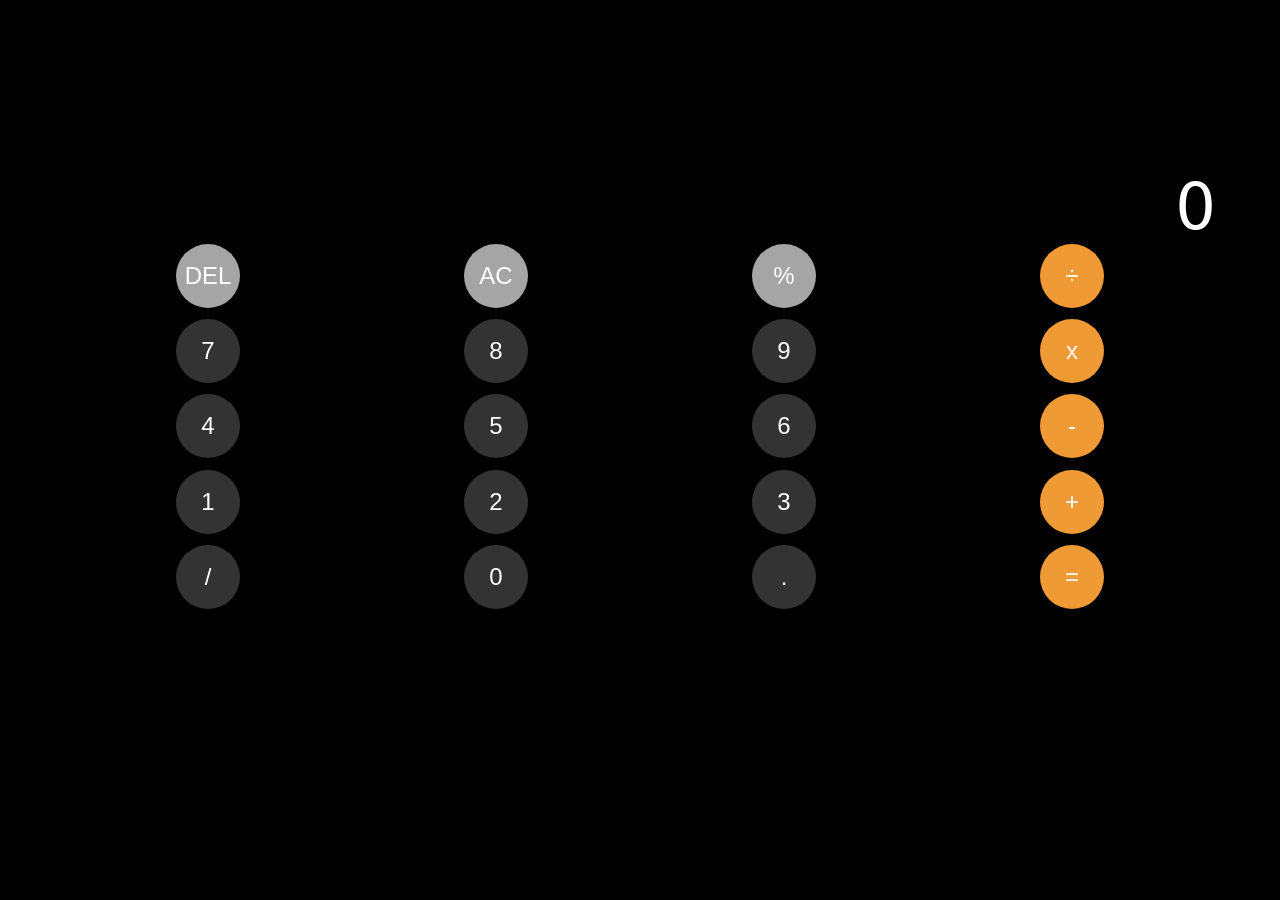
<file: calculator/index.html>
<!DOCTYPE html>
<html lang="en">
<head>
  <meta charset="UTF-8">
  <meta name="viewport" content="width=device-width, initial-scale=1.0">
  <title>Document</title>
  <link rel="stylesheet" href="style.css">
</head>
<body>
  <div class="calculator">
    <div class="result">0</div>
    <div class="btns">
      <button class="modifier-btn js-btn" data-action="delete">DEL</button>
      <button class="modifier-btn js-btn" data-action="clear">AC</button>
      <button class="modifier-btn js-btn" data-action="percent">%</button>
      <button class="function-btn js-btn" data-action="divide">÷</button>
      <button class="number-btn js-btn" data-value="7">7</button>
      <button class="number-btn js-btn" data-value="8">8</button>
      <button class="number-btn js-btn" data-value="9">9</button>
      <button class="function-btn js-btn" data-action="multiply">x</button>
      <button class="number-btn js-btn" data-value="4">4</button>
      <button class="number-btn js-btn" data-value="5">5</button>
      <button class="number-btn js-btn" data-value="6">6</button>
      <button class="function-btn js-btn" data-action="subtract">-</button>
      <button class="number-btn js-btn" data-value="1">1</button>
      <button class="number-btn js-btn" data-value="2">2</button>
      <button class="number-btn js-btn" data-value="3">3</button>
      <button class="function-btn js-btn" data-action="add">+</button>
      <button class="number-btn js-btn" data-action="/">/</button>
      <button class="number-btn js-btn" data-value="0">0</button>
      <button class="number-btn js-btn" data-value=".">.</button>
      <button class="function-btn js-btn" data-action="equals">=</button>

    </div>
  </div>

  <script src="script.js"></script>
</body>
</html>
</file>
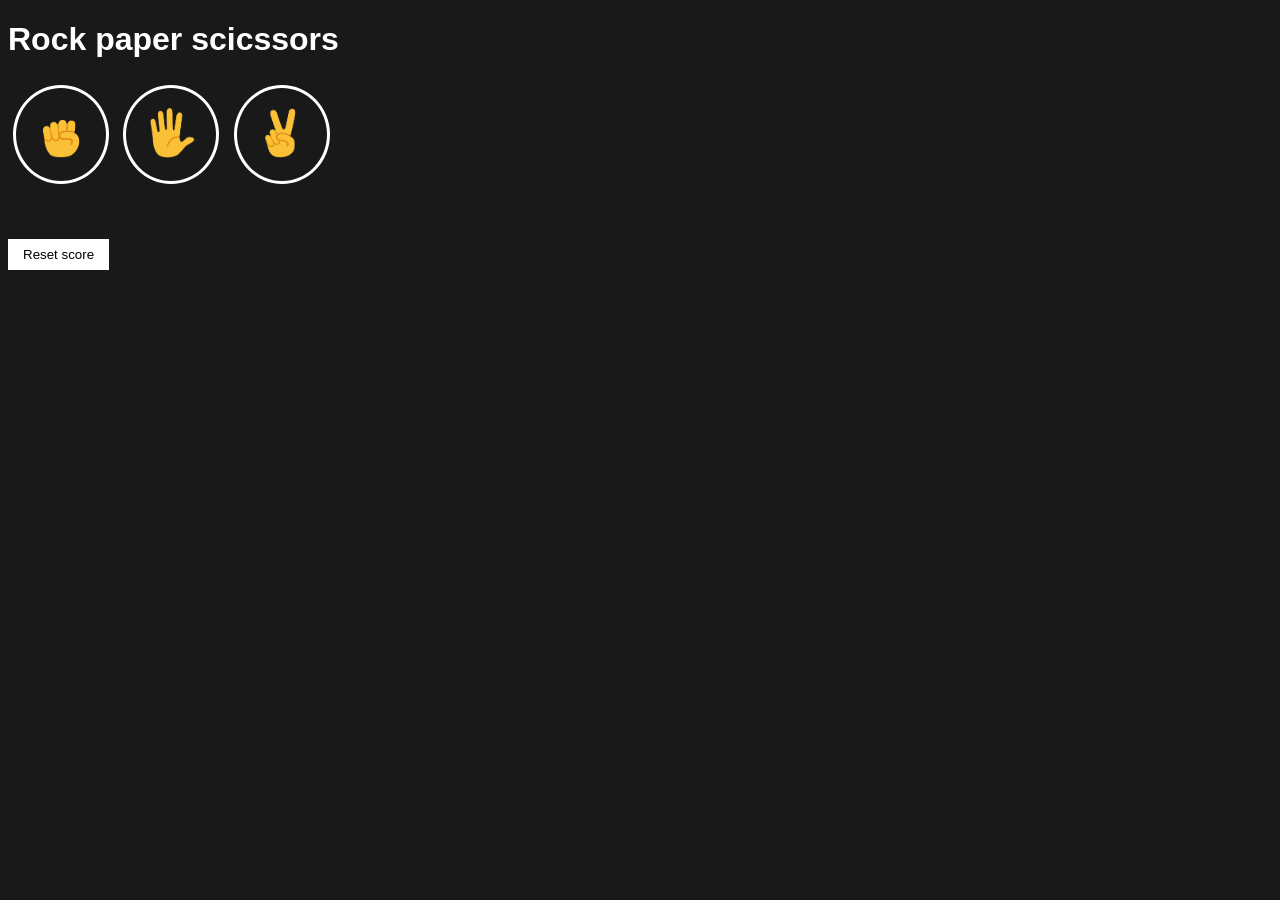
<file: rock-paper-scissors-game/index.html>
<!DOCTYPE html>
<html lang="en">
<head>
  <meta charset="UTF-8">
  <meta name="viewport" content="width=device-width, initial-scale=1.0">
  <title>Rock-paper-scissors</title>
  <link rel="stylesheet" href="style.css">
</head>
<body>
  <h1 class="title"> Rock paper scicssors</h1>
  <button onclick="playGame ('rock');" class="move-button">
    <img src="images/rock-emoji.png">
  </button>

  <button onclick="playGame ('paper');" class="move-button">
    <img src="images/paper-emoji.png">
  </button>

  <button onclick=" playGame ('scissors');" class="move-button">
    <img src="images/scissors-emoji.png">
  </button>

  <p class="js-moves"> 
    
  </p>

  <p class="js-result result"></p>

  <p class="js-score score"></p>

  <button onclick="
  score.Wins = 0;
  score.Losses = 0;
  score.Ties = 0;
  localStorage.removeItem('score');
  updateScoreElement ();
  " class="reset-score-button">Reset score</button>


  <script src="script.js"></script>
</body>
</html>
</file>
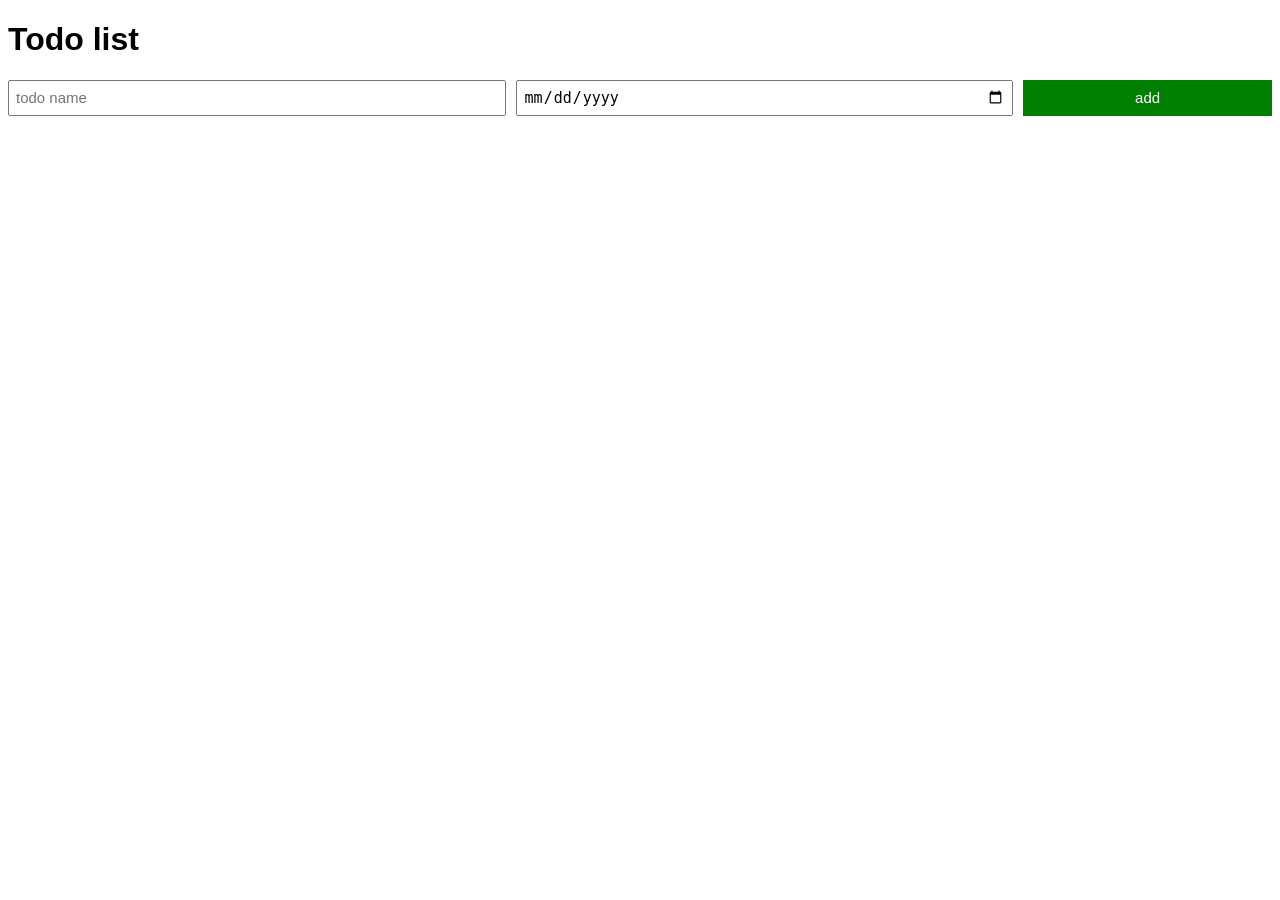
<file: to-do-list/index.html>
<!DOCTYPE html>
<html lang="en">
<head>
  <meta charset="UTF-8">
  <meta name="viewport" content="width=device-width, initial-scale=1.0">
  <title>to do list</title>
  <link rel="stylesheet" href="style.css">
</head>
<body>
  <h1>Todo list</h1>
  <div class="todo-input-grid">
    <input class="js-name-input name-input" placeholder="todo name">
    <input type="date" class="js-due-date-input due-date-input">
    <button class="add-todo-button" onclick="
    addTodo(); ">add</button>
  </div>

  <div class='js-todo-list todo-row'></div>

  <script src="script.js"></script>
</body>
</html>
</file>
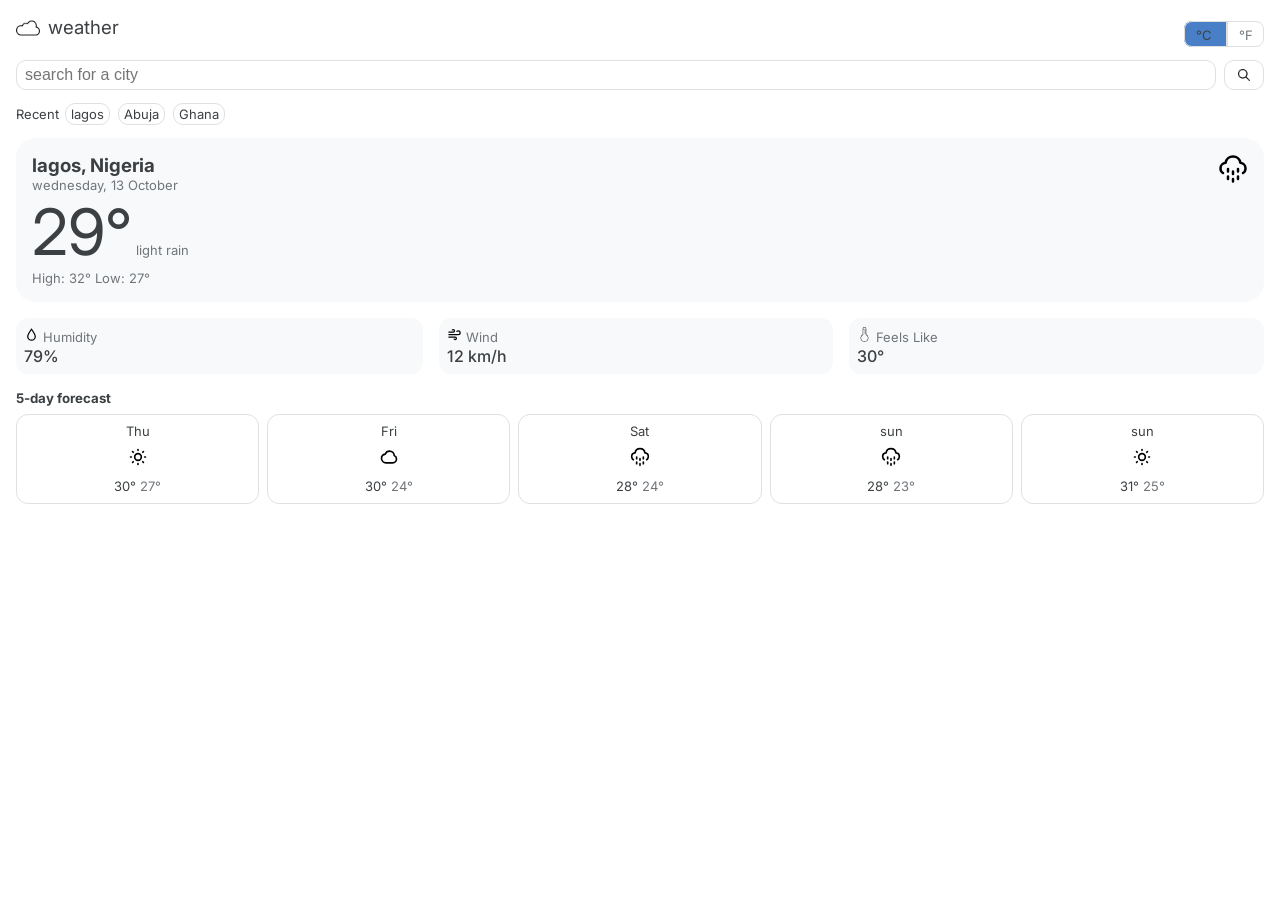
<file: weather app/index.html>
<!DOCTYPE html>
<html lang="en">
<head>
  <meta charset="UTF-8">
  <meta name="viewport" content="width=device-width, initial-scale=1.0">
  <title>weather app</title>
  <link rel="stylesheet" href="style.css">
</head>
<body>
  <header class="header">

    <div class="header__logo">

      <img src="/weather app/images/cloud.png" title="cloud icon" alt="cloud icon" class="header__logo-icon">
      <h3 class="header__logo-title">weather</h3>

    </div>

    <div class="temperature-unit">

      <label class="temperature-unit__cs">
        <input type="radio" value="celsius" name="unit" checked>
        <span>°C</span>
      </label>
      <label class="temperature-unit__fh">
        <input type="radio" value="fahrenheit" name="unit">
        <span>°F</span>
      </label>
    </div>

  </header>

  <section class="search">

    <input type="search" class="search__bar" placeholder="search for a city" id="search__bar"> 
    <button class="search__btn" type="button">
      <img src="/weather app/images/loupe.png">
    </button>

    <div class="search__history">
      <span>Recent</span>
      <span class="search__result">lagos</span>
      <span class="search__result">Abuja</span>
      <span class="search__result">Ghana</span>
    </div>

  </section>

  <section class="city">

    <div class="city__info">
      <h3 class="city__name">lagos, Nigeria</h3>
      <p class="city__date">wednesday, 13 October</p>
      <span class="city__temperature">29°</span>
      <span class="city__weather">light rain</span>

      <div class="city__high-low">
        <span class="city__high">High: 32°</span>
        <span class="city__low">Low: 27°</span>
      </div>
      
    </div>

    <img src="/weather app/images/cloud-raining-01-svgrepo-com.svg" class="city__weather-icon">

  </section>

  <section class="apr-temperature">

    <div class="humidity">
      <img src="/weather app/images/water-drop-svgrepo-com.svg" class="humidity__icon">
      <span class="humidity__heading">Humidity</span>
      <span class="humidity__value">79%</span>
    </div>

    <div class="wind-speed">
      <img src="/weather app/images/wind-svgrepo-com.svg" class="wind-speed__icon">
      <span class="wind-speed__heading">Wind</span>
      <span class="wind-speed__value">12 km/h</span>
    </div>

    <div class="feel-like">
      <img src="/weather app/images/thermometer-svgrepo-com.svg" class="feel-like__icon">
      <span class="feel-like__heading">Feels Like</span>
      <span class="feel-like__value">30°</span>
    </div>

  </section>

  <section class="forecast">
    <h5 class="forecast__heading">5-day forecast</h5>

    <div class="forecast__card">
      <span class="forecast__day">Thu</span>
      <img src="/weather app/images/sun-svgrepo-com.svg" class="forecast__icon">
      <div class="forecast__temperature">
        <span class="forecast__temperature-high">30°</span>
        <span class="forecast__temperature-low">27°</span>
      </div>
    </div>

    <div class="forecast__card">
      <span class="forecast__day">Fri</span>
      <img src="/weather app/images/cloud-svgrepo-com.svg" class="forecast__icon">
      <div class="forecast__temperature">
        <span class="forecast__temperature-high">30°</span>
        <span class="forecast__temperature-low">24°</span>
      </div>
    </div>

    <div class="forecast__card">
      <span class="forecast__day">Sat</span>
      <img src="/weather app/images/cloud-raining-01-svgrepo-com.svg" class="forecast__icon">
      <div class="forecast__temperature">
        <span class="forecast__temperature-high">28°</span>
        <span class="forecast__temperature-low">24°</span>
      </div>
    </div>

    <div class="forecast__card">
      <span class="forecast__day">sun</span>
      <img src="/weather app/images/cloud-raining-01-svgrepo-com.svg" class="forecast__icon">
      <div class="forecast__temperature">
        <span class="forecast__temperature-high">28°</span>
        <span class="forecast__temperature-low">23°</span>
      </div>
    </div>

    <div class="forecast__card">
      <span class="forecast__day">sun</span>
      <img src="/weather app/images/sun-svgrepo-com.svg" class="forecast__icon">
      <div class="forecast__temperature">
        <span class="forecast__temperature-high">31°</span>
        <span class="forecast__temperature-low">25°</span>
      </div>
    </div>
    
  </section>

  <script src="script.js"></script>
</body>
</html>
</file>
<file: calculator/style.css>
/* RESET */

*{
    margin: 0;
    padding: 0;
    box-sizing:border-box;
}

body{
  min-height: 100vh;
  background-color: black;
  color: white;
  font-size: 4rem;
  font-family: system-ui;
}

/*variables*/

:root{
  --btn-color:#fff;
  --btn-height:5rem;
  --btn-width:5rem;
  --space-sm:0.2rem;
  --space-lg:0.7rem;
}

/* general-styles */

.calculator{
  padding: 5%;
}

.result{
  display: flex;
  justify-content:end;
  align-items: end;
  height: 25vh;
}

.btns{
  display:grid;
  grid-template-columns: repeat(4,1fr);
  justify-items: center;
  row-gap: var(--space-lg);
}

.modifier-btn{
  color:var(--btn-color);
  display: block;
  height: var(--btn-height);
  width: var(--btn-width);
  background-color: #a5a5a5;
  border: none;
  border-radius: 50%;
  font-size:1.5rem;
}

.function-btn{
  color:var(--btn-color);
  display: block;
  height: var(--btn-height);
  width: var(--btn-width);
  background-color: #f09a36;
  border: none;
  border-radius: 50%;
  font-size:1.5rem;
}

.number-btn{
  color:var(--btn-color);
  display: block;
  height: var(--btn-height);
  width: var(--btn-width);
  background-color: #333;
  border: none;
  border-radius: 50%;
  font-size:1.5rem;
}

.modifier-btn:active{
  transform: scale(120%);
  background-color:#d4d4d4 ;
}

.function-btn:active{
  transform: scale(120%);
  background-color:#ffd27f;
}

.number-btn:active{
  transform: scale(120%);
  background-color:#737373;
}

@media (min-width: 992px){
  :root{
    --btn-height:4rem;
    --btn-width:4rem
  }

  .result{
    height: 20vh;
  }
}
</file>
<file: rock-paper-scissors-game/style.css>
body{
  background-color: rgb(25, 25, 25);
  color: white;
  font-family: Arial;
}

.title{
  font-size: 2rem;
  font-weight: bold;
}

img{
  height: 50px;
}
.move-button{
  background-color: transparent;
  border: 3px solid white;
  border-radius: 50%;
  padding: 20px;
  margin:5px;
  cursor: pointer;
}

.result{
  font-size: 25px;
  font-weight: bold;
  margin-top: 50px;
}

.score{
  margin-top:50px;
}

.reset-score-button{
  background-color: white;
  border: none;
  padding: 8px 15px;
  cursor: pointer;
}
</file>
<file: to-do-list/style.css>
body{
  font-family: Arial, Helvetica, sans-serif;
}

.todo-input-grid
,.todo-row{
  display: grid;
  grid-template-columns:minmax(100px,2fr) minmax(100px,2fr) minmax(50px,1fr) ;
  gap: 10px;
  align-items: center;
}

.todo-input-grid{
 margin-bottom: 10px;
 align-items: stretch;
}

.name-input,.due-date-input{
  font-size: 15px;
  padding: 6px;
}

.add-todo-button{
  background-color: green;
  color:white;
  border:none;
  font-size: 15px;
  cursor: pointer;
}

.delete-todo-button{
  background-color: darkred;
  color:white;
  border: none;
  font-size: 15px;
  cursor: pointer;
  padding:10px 0;
}
</file>
<file: weather app/style.css>
@import url('https://fonts.googleapis.com/css2?family=Inter:ital,opsz,wght@0,14..32,100..900;1,14..32,100..900&display=swap');

/*variables*/
:root{
  /*colors*/
  --color-bg: #ffffff;
  --color-surface: #F8F9FA;
  --color-surface-alt: #eef1f5;
  --color-text: #3C4043;
  --color-text-muted: #70757A;
  --color-accent: #497fc6;
  --color-error: #c0392b;
  --color-border: #E0E0E0;
  
/*typography*/
  --font-main: "Inter", system-ui, sans-serif;
  --font-size-base: 1rem;
  --font-size-small: 0.8125rem;
  --font-weight-regular: 400;
  --font-weight-medium: 500;

/* spacing and shape */
  --space-sm: 0.5rem;
  --space-md: 1rem;
  --space-lg: 1.5rem;
  --radius-card: 12px;
  --radius-control: 8px;
}

/* RESET */
*{
  margin: 0;
  padding: 0;
  box-sizing:border-box;
}

body{
  min-height: 100vh;
  background-color:var(--color-bg);
  color: var(--color-text);
  font-size:var(--font-size-base);
  font-family: var(--font-main);
  padding: var(--space-md);
}

/*general styles*/
.header{
  display: flex;
  justify-content: space-between;
  margin-bottom: var(--space-md);
}

.header__logo{
  display: flex;
}

.header__logo-icon{
  height: 1.5rem;
  width: 1.5rem;
}

.header__logo-title{
  margin-left: var(--space-sm);
  font-weight: var(--font-weight-regular);
}

.temperature-unit{
  margin-top: var(--space-sm);
  color: var(--color-text-muted);
}

.temperature-unit__cs{
  border: 1px solid var(--color-border);
  background-color: none;
  border-radius: 8px 0 0 8px;
  cursor: pointer;
  transition: background 0.3s ease;
  padding: 2px;
}

.temperature-unit__fh{
  border: 1px solid var(--color-border);
  background-color: none;
  border-radius: 0 8px 8px 0;
  cursor: pointer;
  transition: background 0.3s ease;
  padding: 2px;
}

.temperature-unit input{
  opacity: 0;
}

.temperature-unit span{
  font-size: var(--font-size-small);
  position: relative;
  right: 8px;
}

.temperature-unit label:has(input:checked){
  background-color: var(--color-accent);
  color: var(--color-text);
}

.search{
  display: grid;
  grid-template-columns: 1fr auto;
  column-gap: var(--space-sm);
  row-gap: var(--space-md);
  margin-bottom: var(--space-md);
}

.search__bar{
 flex-grow: 1;
 width: 100%;
 height: 30px;
 border: 1px solid var(--color-border);
 border-radius: 10px;
 background-color: transparent;
 padding: var(--space-sm);
 font-size: var(--font-weight-medium);
}

.search__bar:focus{
  outline:2px solid var(--color-accent);
  outline-offset: 1px;
}

.search__btn{
  width: 40px;
  height: 30px;
  background-color: transparent;
  padding: var(--space-sm);
  border: 1px solid var(--color-border);
  border-radius:10px;
  cursor: pointer;
   transition: background 0.3s ease;
}

.search__btn img{
  width: 100%;
  height: 100%;
  padding: 0 5px;
}

.search__btn:active{
  background-color: var(--color-accent);
}

.search__history{
 font-size: var(--font-size-small);
}

.search__result{
  border: 1px solid var(--color-border);
  padding: 2px 5px;
  border-radius: 10px;
  margin: 2px;
}

.city{
  display: flex;
  justify-content: space-between;
  background-color: var(--color-surface);
  border-radius:20px ;
  padding: var(--space-md);
  margin-bottom: var(--space-md);
}

.city__temperature{
  font-size: 4rem;
}

.city__date{
  font-size: var(--font-size-small);
  color: var(--color-text-muted);
}

.city__weather{
  color: var(--color-text-muted);
  font-size: var(--font-size-small);
}

.city__high-low{
  font-size: var(--font-size-small);
  color: var(--color-text-muted);
}

.city__weather-icon{
  width: 30px;
  height: 30px;
}

.apr-temperature{
  display: flex;
  gap: var(--space-md);
  margin-bottom: var(--space-md);
}

.humidity,.wind-speed,.feel-like{
  background-color: var(--color-surface);
  padding: var(--space-sm);
  border-radius: var(--radius-card);
  flex-grow: 1;
}

.humidity__icon,.wind-speed__icon,.feel-like__icon{
  width: 15px;
  height: 15px;
}

.humidity__heading,.wind-speed__heading,.feel-like__heading{
  font-size: var(--font-size-small);
  color: var(--color-text-muted);
}

.humidity__value,.wind-speed__value,.feel-like__value{
  display: block;
  font-weight: var(--font-weight-medium);
}

.forecast{
  display:grid;
  grid-template-columns: repeat(5,1fr);
  gap: var(--space-sm);
}

.forecast__heading{
  grid-column: 1/6;
}

.forecast__temperature{
  text-align: center;
}

.forecast__card{
  border: 1px solid var(--color-border) ;
  border-radius: var(--radius-card);
  padding: var(--space-sm);
  display: flex;
  flex-direction: column;
  align-items: center;
  gap: var(--space-sm);
  padding:var(--space-sm) var(--space-lg);
}

.forecast__day{
  font-size: var(--font-size-small);
}

.forecast__icon{
  width: 20px;
  height: 20px;
}

.forecast__temperature-high{
  font-size: var(--font-size-small);
}

.forecast__temperature-low{
  color: var(--color-text-muted);
  font-size: var(--font-size-small);
}
</file>
